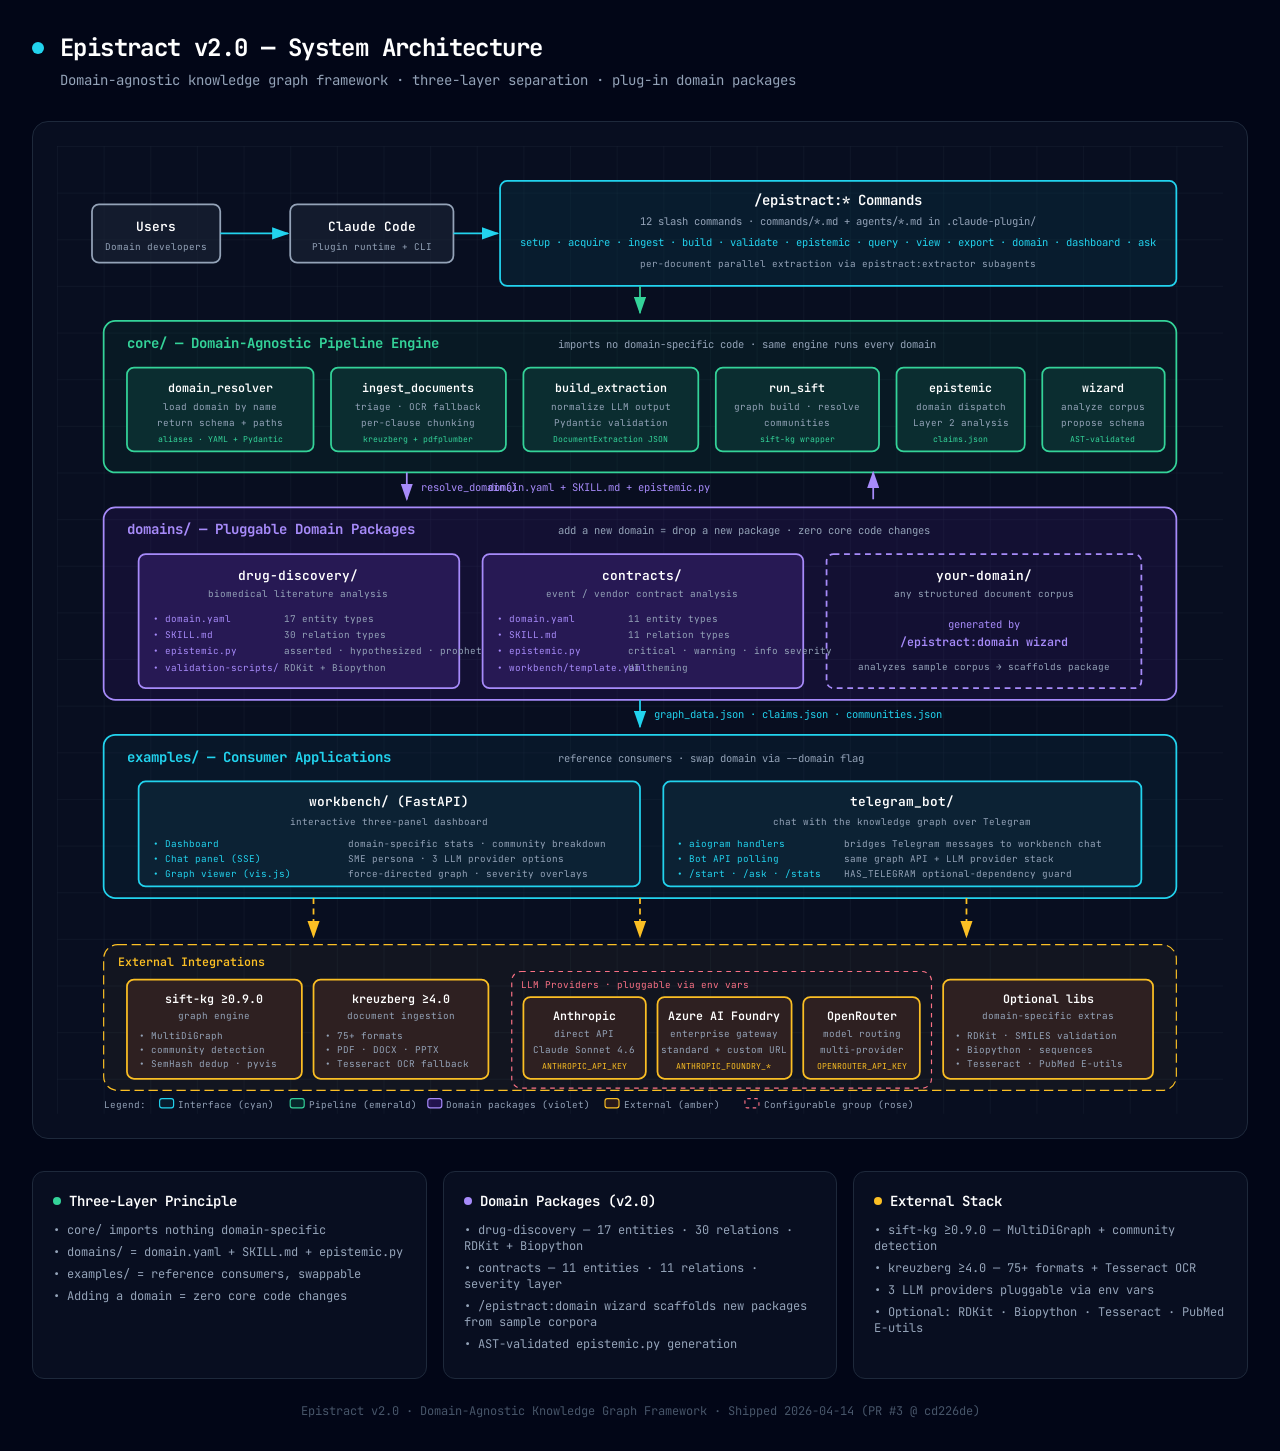
<file: docs/diagrams/v2/architecture.html>
<!DOCTYPE html>
<html lang="en">
<head>
  <meta charset="UTF-8">
  <meta name="viewport" content="width=device-width, initial-scale=1.0">
  <title>Epistract v2.0 Architecture</title>
  <link href="https://fonts.googleapis.com/css2?family=JetBrains+Mono:wght@400;500;600;700&display=swap" rel="stylesheet">
  <style>
    * { margin: 0; padding: 0; box-sizing: border-box; }
    body { font-family: 'JetBrains Mono', monospace; background: #020617; min-height: 100vh; padding: 2rem; color: white; }
    .container { max-width: 1280px; margin: 0 auto; }
    .header { margin-bottom: 2rem; }
    .header-row { display: flex; align-items: center; gap: 1rem; margin-bottom: 0.5rem; }
    .pulse-dot { width: 12px; height: 12px; background: #22d3ee; border-radius: 50%; animation: pulse 2s infinite; }
    @keyframes pulse { 0%, 100% { opacity: 1; } 50% { opacity: 0.5; } }
    h1 { font-size: 1.5rem; font-weight: 700; letter-spacing: -0.025em; }
    .subtitle { color: #94a3b8; font-size: 0.875rem; margin-left: 1.75rem; }
    .diagram-container { background: rgba(15, 23, 42, 0.5); border-radius: 1rem; border: 1px solid #1e293b; padding: 1.5rem; overflow-x: auto; }
    svg { width: 100%; min-width: 980px; display: block; }
    .cards { display: grid; grid-template-columns: repeat(auto-fit, minmax(300px, 1fr)); gap: 1rem; margin-top: 2rem; }
    .card { background: rgba(15, 23, 42, 0.5); border-radius: 0.75rem; border: 1px solid #1e293b; padding: 1.25rem; }
    .card-header { display: flex; align-items: center; gap: 0.5rem; margin-bottom: 0.75rem; }
    .card-dot { width: 8px; height: 8px; border-radius: 50%; }
    .card-dot.cyan { background: #22d3ee; }
    .card-dot.emerald { background: #34d399; }
    .card-dot.violet { background: #a78bfa; }
    .card-dot.amber { background: #fbbf24; }
    .card-dot.rose { background: #fb7185; }
    .card h3 { font-size: 0.875rem; font-weight: 600; }
    .card ul { list-style: none; color: #94a3b8; font-size: 0.75rem; }
    .card li { margin-bottom: 0.375rem; }
    .footer { text-align: center; margin-top: 1.5rem; color: #475569; font-size: 0.75rem; }
  </style>
</head>
<body>
  <div class="container">
    <div class="header">
      <div class="header-row">
        <div class="pulse-dot"></div>
        <h1>Epistract v2.0 — System Architecture</h1>
      </div>
      <p class="subtitle">Domain-agnostic knowledge graph framework · three-layer separation · plug-in domain packages</p>
    </div>

    <div class="diagram-container">
      <svg viewBox="0 0 1000 830">
        <defs>
          <marker id="ah" markerWidth="10" markerHeight="7" refX="9" refY="3.5" orient="auto">
            <polygon points="0 0, 10 3.5, 0 7" fill="#64748b" />
          </marker>
          <marker id="ah-cy" markerWidth="10" markerHeight="7" refX="9" refY="3.5" orient="auto">
            <polygon points="0 0, 10 3.5, 0 7" fill="#22d3ee" />
          </marker>
          <marker id="ah-em" markerWidth="10" markerHeight="7" refX="9" refY="3.5" orient="auto">
            <polygon points="0 0, 10 3.5, 0 7" fill="#34d399" />
          </marker>
          <marker id="ah-vi" markerWidth="10" markerHeight="7" refX="9" refY="3.5" orient="auto">
            <polygon points="0 0, 10 3.5, 0 7" fill="#a78bfa" />
          </marker>
          <marker id="ah-am" markerWidth="10" markerHeight="7" refX="9" refY="3.5" orient="auto">
            <polygon points="0 0, 10 3.5, 0 7" fill="#fbbf24" />
          </marker>
          <pattern id="grid" width="40" height="40" patternUnits="userSpaceOnUse">
            <path d="M 40 0 L 0 0 0 40" fill="none" stroke="#1e293b" stroke-width="0.5"/>
          </pattern>
        </defs>

        <rect width="100%" height="100%" fill="url(#grid)" />

        <!-- Band 1: Entry -->
        <rect x="30" y="50" width="110" height="50" rx="6" fill="rgba(30, 41, 59, 0.5)" stroke="#94a3b8" stroke-width="1.5"/>
        <text x="85" y="73" fill="white" font-size="11" font-weight="600" text-anchor="middle">Users</text>
        <text x="85" y="89" fill="#94a3b8" font-size="8" text-anchor="middle">Domain developers</text>

        <line x1="140" y1="75" x2="198" y2="75" stroke="#22d3ee" stroke-width="1.5" marker-end="url(#ah-cy)"/>

        <rect x="200" y="50" width="140" height="50" rx="6" fill="rgba(30, 41, 59, 0.5)" stroke="#94a3b8" stroke-width="1.5"/>
        <text x="270" y="73" fill="white" font-size="11" font-weight="600" text-anchor="middle">Claude Code</text>
        <text x="270" y="89" fill="#94a3b8" font-size="8" text-anchor="middle">Plugin runtime + CLI</text>

        <line x1="340" y1="75" x2="378" y2="75" stroke="#22d3ee" stroke-width="1.5" marker-end="url(#ah-cy)"/>

        <rect x="380" y="30" width="580" height="90" rx="6" fill="rgba(8, 51, 68, 0.4)" stroke="#22d3ee" stroke-width="1.5"/>
        <text x="670" y="51" fill="white" font-size="12" font-weight="600" text-anchor="middle">/epistract:* Commands</text>
        <text x="670" y="68" fill="#94a3b8" font-size="9" text-anchor="middle">12 slash commands · commands/*.md + agents/*.md in .claude-plugin/</text>
        <text x="670" y="86" fill="#22d3ee" font-size="9" text-anchor="middle">setup · acquire · ingest · build · validate · epistemic · query · view · export · domain · dashboard · ask</text>
        <text x="670" y="104" fill="#94a3b8" font-size="8" text-anchor="middle">per-document parallel extraction via epistract:extractor subagents</text>

        <!-- Arrow: commands → core -->
        <line x1="500" y1="120" x2="500" y2="143" stroke="#34d399" stroke-width="1.5" marker-end="url(#ah-em)"/>

        <!-- Band 2: core/ layer -->
        <rect x="40" y="150" width="920" height="130" rx="10" fill="rgba(6, 78, 59, 0.18)" stroke="#34d399" stroke-width="1.5"/>
        <text x="60" y="173" fill="#34d399" font-size="12" font-weight="700">core/ — Domain-Agnostic Pipeline Engine</text>
        <text x="430" y="173" fill="#94a3b8" font-size="9">imports no domain-specific code · same engine runs every domain</text>

        <rect x="60" y="190" width="160" height="72" rx="6" fill="#0f172a"/>
        <rect x="60" y="190" width="160" height="72" rx="6" fill="rgba(6, 78, 59, 0.4)" stroke="#34d399" stroke-width="1.5"/>
        <text x="140" y="211" fill="white" font-size="10" font-weight="600" text-anchor="middle">domain_resolver</text>
        <text x="140" y="226" fill="#94a3b8" font-size="8" text-anchor="middle">load domain by name</text>
        <text x="140" y="240" fill="#94a3b8" font-size="8" text-anchor="middle">return schema + paths</text>
        <text x="140" y="254" fill="#34d399" font-size="7" text-anchor="middle">aliases · YAML + Pydantic</text>

        <rect x="235" y="190" width="150" height="72" rx="6" fill="#0f172a"/>
        <rect x="235" y="190" width="150" height="72" rx="6" fill="rgba(6, 78, 59, 0.4)" stroke="#34d399" stroke-width="1.5"/>
        <text x="310" y="211" fill="white" font-size="10" font-weight="600" text-anchor="middle">ingest_documents</text>
        <text x="310" y="226" fill="#94a3b8" font-size="8" text-anchor="middle">triage · OCR fallback</text>
        <text x="310" y="240" fill="#94a3b8" font-size="8" text-anchor="middle">per-clause chunking</text>
        <text x="310" y="254" fill="#34d399" font-size="7" text-anchor="middle">kreuzberg + pdfplumber</text>

        <rect x="400" y="190" width="150" height="72" rx="6" fill="#0f172a"/>
        <rect x="400" y="190" width="150" height="72" rx="6" fill="rgba(6, 78, 59, 0.4)" stroke="#34d399" stroke-width="1.5"/>
        <text x="475" y="211" fill="white" font-size="10" font-weight="600" text-anchor="middle">build_extraction</text>
        <text x="475" y="226" fill="#94a3b8" font-size="8" text-anchor="middle">normalize LLM output</text>
        <text x="475" y="240" fill="#94a3b8" font-size="8" text-anchor="middle">Pydantic validation</text>
        <text x="475" y="254" fill="#34d399" font-size="7" text-anchor="middle">DocumentExtraction JSON</text>

        <rect x="565" y="190" width="140" height="72" rx="6" fill="#0f172a"/>
        <rect x="565" y="190" width="140" height="72" rx="6" fill="rgba(6, 78, 59, 0.4)" stroke="#34d399" stroke-width="1.5"/>
        <text x="635" y="211" fill="white" font-size="10" font-weight="600" text-anchor="middle">run_sift</text>
        <text x="635" y="226" fill="#94a3b8" font-size="8" text-anchor="middle">graph build · resolve</text>
        <text x="635" y="240" fill="#94a3b8" font-size="8" text-anchor="middle">communities</text>
        <text x="635" y="254" fill="#34d399" font-size="7" text-anchor="middle">sift-kg wrapper</text>

        <rect x="720" y="190" width="110" height="72" rx="6" fill="#0f172a"/>
        <rect x="720" y="190" width="110" height="72" rx="6" fill="rgba(6, 78, 59, 0.4)" stroke="#34d399" stroke-width="1.5"/>
        <text x="775" y="211" fill="white" font-size="10" font-weight="600" text-anchor="middle">epistemic</text>
        <text x="775" y="226" fill="#94a3b8" font-size="8" text-anchor="middle">domain dispatch</text>
        <text x="775" y="240" fill="#94a3b8" font-size="8" text-anchor="middle">Layer 2 analysis</text>
        <text x="775" y="254" fill="#34d399" font-size="7" text-anchor="middle">claims.json</text>

        <rect x="845" y="190" width="105" height="72" rx="6" fill="#0f172a"/>
        <rect x="845" y="190" width="105" height="72" rx="6" fill="rgba(6, 78, 59, 0.4)" stroke="#34d399" stroke-width="1.5"/>
        <text x="897" y="211" fill="white" font-size="10" font-weight="600" text-anchor="middle">wizard</text>
        <text x="897" y="226" fill="#94a3b8" font-size="8" text-anchor="middle">analyze corpus</text>
        <text x="897" y="240" fill="#94a3b8" font-size="8" text-anchor="middle">propose schema</text>
        <text x="897" y="254" fill="#34d399" font-size="7" text-anchor="middle">AST-validated</text>

        <!-- Arrows: core ↔ domains -->
        <line x1="300" y1="280" x2="300" y2="303" stroke="#a78bfa" stroke-width="1.5" marker-end="url(#ah-vi)"/>
        <text x="312" y="296" fill="#a78bfa" font-size="9">resolve_domain()</text>

        <line x1="700" y1="303" x2="700" y2="280" stroke="#a78bfa" stroke-width="1.5" marker-end="url(#ah-vi)"/>
        <text x="560" y="296" fill="#a78bfa" font-size="9" text-anchor="end">domain.yaml + SKILL.md + epistemic.py</text>

        <!-- Band 3: domains/ layer -->
        <rect x="40" y="310" width="920" height="165" rx="10" fill="rgba(76, 29, 149, 0.16)" stroke="#a78bfa" stroke-width="1.5"/>
        <text x="60" y="333" fill="#a78bfa" font-size="12" font-weight="700">domains/ — Pluggable Domain Packages</text>
        <text x="430" y="333" fill="#94a3b8" font-size="9">add a new domain = drop a new package · zero core code changes</text>

        <!-- drug-discovery -->
        <rect x="70" y="350" width="275" height="115" rx="6" fill="#0f172a"/>
        <rect x="70" y="350" width="275" height="115" rx="6" fill="rgba(76, 29, 149, 0.4)" stroke="#a78bfa" stroke-width="1.5"/>
        <text x="207" y="372" fill="white" font-size="11" font-weight="600" text-anchor="middle">drug-discovery/</text>
        <text x="207" y="387" fill="#94a3b8" font-size="8" text-anchor="middle">biomedical literature analysis</text>
        <text x="82" y="408" fill="#a78bfa" font-size="8">• domain.yaml</text>
        <text x="195" y="408" fill="#94a3b8" font-size="8">17 entity types</text>
        <text x="82" y="422" fill="#a78bfa" font-size="8">• SKILL.md</text>
        <text x="195" y="422" fill="#94a3b8" font-size="8">30 relation types</text>
        <text x="82" y="436" fill="#a78bfa" font-size="8">• epistemic.py</text>
        <text x="195" y="436" fill="#94a3b8" font-size="8">asserted · hypothesized · prophetic</text>
        <text x="82" y="450" fill="#a78bfa" font-size="8">• validation-scripts/</text>
        <text x="195" y="450" fill="#94a3b8" font-size="8">RDKit + Biopython</text>

        <!-- contracts -->
        <rect x="365" y="350" width="275" height="115" rx="6" fill="#0f172a"/>
        <rect x="365" y="350" width="275" height="115" rx="6" fill="rgba(76, 29, 149, 0.4)" stroke="#a78bfa" stroke-width="1.5"/>
        <text x="502" y="372" fill="white" font-size="11" font-weight="600" text-anchor="middle">contracts/</text>
        <text x="502" y="387" fill="#94a3b8" font-size="8" text-anchor="middle">event / vendor contract analysis</text>
        <text x="377" y="408" fill="#a78bfa" font-size="8">• domain.yaml</text>
        <text x="490" y="408" fill="#94a3b8" font-size="8">11 entity types</text>
        <text x="377" y="422" fill="#a78bfa" font-size="8">• SKILL.md</text>
        <text x="490" y="422" fill="#94a3b8" font-size="8">11 relation types</text>
        <text x="377" y="436" fill="#a78bfa" font-size="8">• epistemic.py</text>
        <text x="490" y="436" fill="#94a3b8" font-size="8">critical · warning · info severity</text>
        <text x="377" y="450" fill="#a78bfa" font-size="8">• workbench/template.yaml</text>
        <text x="490" y="450" fill="#94a3b8" font-size="8">UI theming</text>

        <!-- your-domain placeholder -->
        <rect x="660" y="350" width="270" height="115" rx="6" fill="transparent" stroke="#a78bfa" stroke-width="1.5" stroke-dasharray="5,4"/>
        <text x="795" y="372" fill="white" font-size="11" font-weight="600" text-anchor="middle">your-domain/</text>
        <text x="795" y="387" fill="#94a3b8" font-size="8" text-anchor="middle">any structured document corpus</text>
        <text x="795" y="413" fill="#a78bfa" font-size="9" text-anchor="middle">generated by</text>
        <text x="795" y="429" fill="#a78bfa" font-size="10" text-anchor="middle" font-weight="600">/epistract:domain wizard</text>
        <text x="795" y="449" fill="#94a3b8" font-size="8" text-anchor="middle">analyzes sample corpus → scaffolds package</text>

        <!-- Arrow: domains/core → examples (via artifacts) -->
        <line x1="500" y1="475" x2="500" y2="498" stroke="#22d3ee" stroke-width="1.5" marker-end="url(#ah-cy)"/>
        <text x="512" y="491" fill="#22d3ee" font-size="9">graph_data.json · claims.json · communities.json</text>

        <!-- Band 4: examples/ layer -->
        <rect x="40" y="505" width="920" height="140" rx="10" fill="rgba(8, 51, 68, 0.25)" stroke="#22d3ee" stroke-width="1.5"/>
        <text x="60" y="528" fill="#22d3ee" font-size="12" font-weight="700">examples/ — Consumer Applications</text>
        <text x="430" y="528" fill="#94a3b8" font-size="9">reference consumers · swap domain via --domain flag</text>

        <rect x="70" y="545" width="430" height="90" rx="6" fill="#0f172a"/>
        <rect x="70" y="545" width="430" height="90" rx="6" fill="rgba(8, 51, 68, 0.4)" stroke="#22d3ee" stroke-width="1.5"/>
        <text x="285" y="566" fill="white" font-size="11" font-weight="600" text-anchor="middle">workbench/ (FastAPI)</text>
        <text x="285" y="582" fill="#94a3b8" font-size="8" text-anchor="middle">interactive three-panel dashboard</text>
        <text x="82" y="601" fill="#22d3ee" font-size="8">• Dashboard</text>
        <text x="82" y="614" fill="#22d3ee" font-size="8">• Chat panel (SSE)</text>
        <text x="82" y="627" fill="#22d3ee" font-size="8">• Graph viewer (vis.js)</text>
        <text x="250" y="601" fill="#94a3b8" font-size="8">domain-specific stats · community breakdown</text>
        <text x="250" y="614" fill="#94a3b8" font-size="8">SME persona · 3 LLM provider options</text>
        <text x="250" y="627" fill="#94a3b8" font-size="8">force-directed graph · severity overlays</text>

        <rect x="520" y="545" width="410" height="90" rx="6" fill="#0f172a"/>
        <rect x="520" y="545" width="410" height="90" rx="6" fill="rgba(8, 51, 68, 0.4)" stroke="#22d3ee" stroke-width="1.5"/>
        <text x="725" y="566" fill="white" font-size="11" font-weight="600" text-anchor="middle">telegram_bot/</text>
        <text x="725" y="582" fill="#94a3b8" font-size="8" text-anchor="middle">chat with the knowledge graph over Telegram</text>
        <text x="532" y="601" fill="#22d3ee" font-size="8">• aiogram handlers</text>
        <text x="532" y="614" fill="#22d3ee" font-size="8">• Bot API polling</text>
        <text x="532" y="627" fill="#22d3ee" font-size="8">• /start · /ask · /stats</text>
        <text x="675" y="601" fill="#94a3b8" font-size="8">bridges Telegram messages to workbench chat</text>
        <text x="675" y="614" fill="#94a3b8" font-size="8">same graph API + LLM provider stack</text>
        <text x="675" y="627" fill="#94a3b8" font-size="8">HAS_TELEGRAM optional-dependency guard</text>

        <!-- Arrows layers → external (dashed amber) -->
        <line x1="220" y1="645" x2="220" y2="678" stroke="#fbbf24" stroke-width="1.5" stroke-dasharray="5,4" marker-end="url(#ah-am)"/>
        <line x1="500" y1="645" x2="500" y2="678" stroke="#fbbf24" stroke-width="1.5" stroke-dasharray="5,4" marker-end="url(#ah-am)"/>
        <line x1="780" y1="645" x2="780" y2="678" stroke="#fbbf24" stroke-width="1.5" stroke-dasharray="5,4" marker-end="url(#ah-am)"/>

        <!-- Band 5: External integrations cloud boundary -->
        <rect x="40" y="685" width="920" height="125" rx="12" fill="rgba(251, 191, 36, 0.04)" stroke="#fbbf24" stroke-width="1" stroke-dasharray="8,4"/>
        <text x="52" y="703" fill="#fbbf24" font-size="10" font-weight="600">External Integrations</text>

        <rect x="60" y="715" width="150" height="85" rx="6" fill="#0f172a"/>
        <rect x="60" y="715" width="150" height="85" rx="6" fill="rgba(120, 53, 15, 0.3)" stroke="#fbbf24" stroke-width="1.5"/>
        <text x="135" y="735" fill="white" font-size="10" font-weight="600" text-anchor="middle">sift-kg ≥0.9.0</text>
        <text x="135" y="749" fill="#94a3b8" font-size="8" text-anchor="middle">graph engine</text>
        <text x="70" y="766" fill="#94a3b8" font-size="8">• MultiDiGraph</text>
        <text x="70" y="778" fill="#94a3b8" font-size="8">• community detection</text>
        <text x="70" y="790" fill="#94a3b8" font-size="8">• SemHash dedup · pyvis</text>

        <rect x="220" y="715" width="150" height="85" rx="6" fill="#0f172a"/>
        <rect x="220" y="715" width="150" height="85" rx="6" fill="rgba(120, 53, 15, 0.3)" stroke="#fbbf24" stroke-width="1.5"/>
        <text x="295" y="735" fill="white" font-size="10" font-weight="600" text-anchor="middle">kreuzberg ≥4.0</text>
        <text x="295" y="749" fill="#94a3b8" font-size="8" text-anchor="middle">document ingestion</text>
        <text x="230" y="766" fill="#94a3b8" font-size="8">• 75+ formats</text>
        <text x="230" y="778" fill="#94a3b8" font-size="8">• PDF · DOCX · PPTX</text>
        <text x="230" y="790" fill="#94a3b8" font-size="8">• Tesseract OCR fallback</text>

        <!-- LLM Providers security group -->
        <rect x="390" y="708" width="360" height="100" rx="8" fill="transparent" stroke="#fb7185" stroke-width="1" stroke-dasharray="4,4"/>
        <text x="398" y="722" fill="#fb7185" font-size="8">LLM Providers · pluggable via env vars</text>

        <rect x="400" y="730" width="105" height="70" rx="6" fill="#0f172a"/>
        <rect x="400" y="730" width="105" height="70" rx="6" fill="rgba(120, 53, 15, 0.3)" stroke="#fbbf24" stroke-width="1.5"/>
        <text x="452" y="750" fill="white" font-size="10" font-weight="600" text-anchor="middle">Anthropic</text>
        <text x="452" y="764" fill="#94a3b8" font-size="8" text-anchor="middle">direct API</text>
        <text x="452" y="778" fill="#94a3b8" font-size="8" text-anchor="middle">Claude Sonnet 4.6</text>
        <text x="452" y="792" fill="#fbbf24" font-size="7" text-anchor="middle">ANTHROPIC_API_KEY</text>

        <rect x="515" y="730" width="115" height="70" rx="6" fill="#0f172a"/>
        <rect x="515" y="730" width="115" height="70" rx="6" fill="rgba(120, 53, 15, 0.3)" stroke="#fbbf24" stroke-width="1.5"/>
        <text x="572" y="750" fill="white" font-size="10" font-weight="600" text-anchor="middle">Azure AI Foundry</text>
        <text x="572" y="764" fill="#94a3b8" font-size="8" text-anchor="middle">enterprise gateway</text>
        <text x="572" y="778" fill="#94a3b8" font-size="8" text-anchor="middle">standard + custom URL</text>
        <text x="572" y="792" fill="#fbbf24" font-size="7" text-anchor="middle">ANTHROPIC_FOUNDRY_*</text>

        <rect x="640" y="730" width="100" height="70" rx="6" fill="#0f172a"/>
        <rect x="640" y="730" width="100" height="70" rx="6" fill="rgba(120, 53, 15, 0.3)" stroke="#fbbf24" stroke-width="1.5"/>
        <text x="690" y="750" fill="white" font-size="10" font-weight="600" text-anchor="middle">OpenRouter</text>
        <text x="690" y="764" fill="#94a3b8" font-size="8" text-anchor="middle">model routing</text>
        <text x="690" y="778" fill="#94a3b8" font-size="8" text-anchor="middle">multi-provider</text>
        <text x="690" y="792" fill="#fbbf24" font-size="7" text-anchor="middle">OPENROUTER_API_KEY</text>

        <rect x="760" y="715" width="180" height="85" rx="6" fill="#0f172a"/>
        <rect x="760" y="715" width="180" height="85" rx="6" fill="rgba(120, 53, 15, 0.3)" stroke="#fbbf24" stroke-width="1.5"/>
        <text x="850" y="735" fill="white" font-size="10" font-weight="600" text-anchor="middle">Optional libs</text>
        <text x="850" y="749" fill="#94a3b8" font-size="8" text-anchor="middle">domain-specific extras</text>
        <text x="770" y="766" fill="#94a3b8" font-size="8">• RDKit · SMILES validation</text>
        <text x="770" y="778" fill="#94a3b8" font-size="8">• Biopython · sequences</text>
        <text x="770" y="790" fill="#94a3b8" font-size="8">• Tesseract · PubMed E-utils</text>

        <!-- Legend (outside all boundaries, at bottom) -->
        <text x="40" y="825" fill="#94a3b8" font-size="8">Legend:</text>
        <rect x="88" y="817" width="12" height="8" rx="2" fill="rgba(8, 51, 68, 0.4)" stroke="#22d3ee" stroke-width="1"/>
        <text x="104" y="825" fill="#94a3b8" font-size="8">Interface (cyan)</text>
        <rect x="200" y="817" width="12" height="8" rx="2" fill="rgba(6, 78, 59, 0.4)" stroke="#34d399" stroke-width="1"/>
        <text x="216" y="825" fill="#94a3b8" font-size="8">Pipeline (emerald)</text>
        <rect x="318" y="817" width="12" height="8" rx="2" fill="rgba(76, 29, 149, 0.4)" stroke="#a78bfa" stroke-width="1"/>
        <text x="334" y="825" fill="#94a3b8" font-size="8">Domain packages (violet)</text>
        <rect x="470" y="817" width="12" height="8" rx="2" fill="rgba(120, 53, 15, 0.3)" stroke="#fbbf24" stroke-width="1"/>
        <text x="486" y="825" fill="#94a3b8" font-size="8">External (amber)</text>
        <rect x="590" y="817" width="12" height="8" rx="2" fill="transparent" stroke="#fb7185" stroke-width="1" stroke-dasharray="3,3"/>
        <text x="606" y="825" fill="#94a3b8" font-size="8">Configurable group (rose)</text>
      </svg>
    </div>

    <div class="cards">
      <div class="card">
        <div class="card-header">
          <div class="card-dot emerald"></div>
          <h3>Three-Layer Principle</h3>
        </div>
        <ul>
          <li>• core/ imports nothing domain-specific</li>
          <li>• domains/ = domain.yaml + SKILL.md + epistemic.py</li>
          <li>• examples/ = reference consumers, swappable</li>
          <li>• Adding a domain = zero core code changes</li>
        </ul>
      </div>

      <div class="card">
        <div class="card-header">
          <div class="card-dot violet"></div>
          <h3>Domain Packages (v2.0)</h3>
        </div>
        <ul>
          <li>• drug-discovery — 17 entities · 30 relations · RDKit + Biopython</li>
          <li>• contracts — 11 entities · 11 relations · severity layer</li>
          <li>• /epistract:domain wizard scaffolds new packages from sample corpora</li>
          <li>• AST-validated epistemic.py generation</li>
        </ul>
      </div>

      <div class="card">
        <div class="card-header">
          <div class="card-dot amber"></div>
          <h3>External Stack</h3>
        </div>
        <ul>
          <li>• sift-kg ≥0.9.0 — MultiDiGraph + community detection</li>
          <li>• kreuzberg ≥4.0 — 75+ formats + Tesseract OCR</li>
          <li>• 3 LLM providers pluggable via env vars</li>
          <li>• Optional: RDKit · Biopython · Tesseract · PubMed E-utils</li>
        </ul>
      </div>
    </div>

    <p class="footer">Epistract v2.0 · Domain-Agnostic Knowledge Graph Framework · Shipped 2026-04-14 (PR #3 @ cd226de)</p>
  </div>
</body>
</html>
</file>
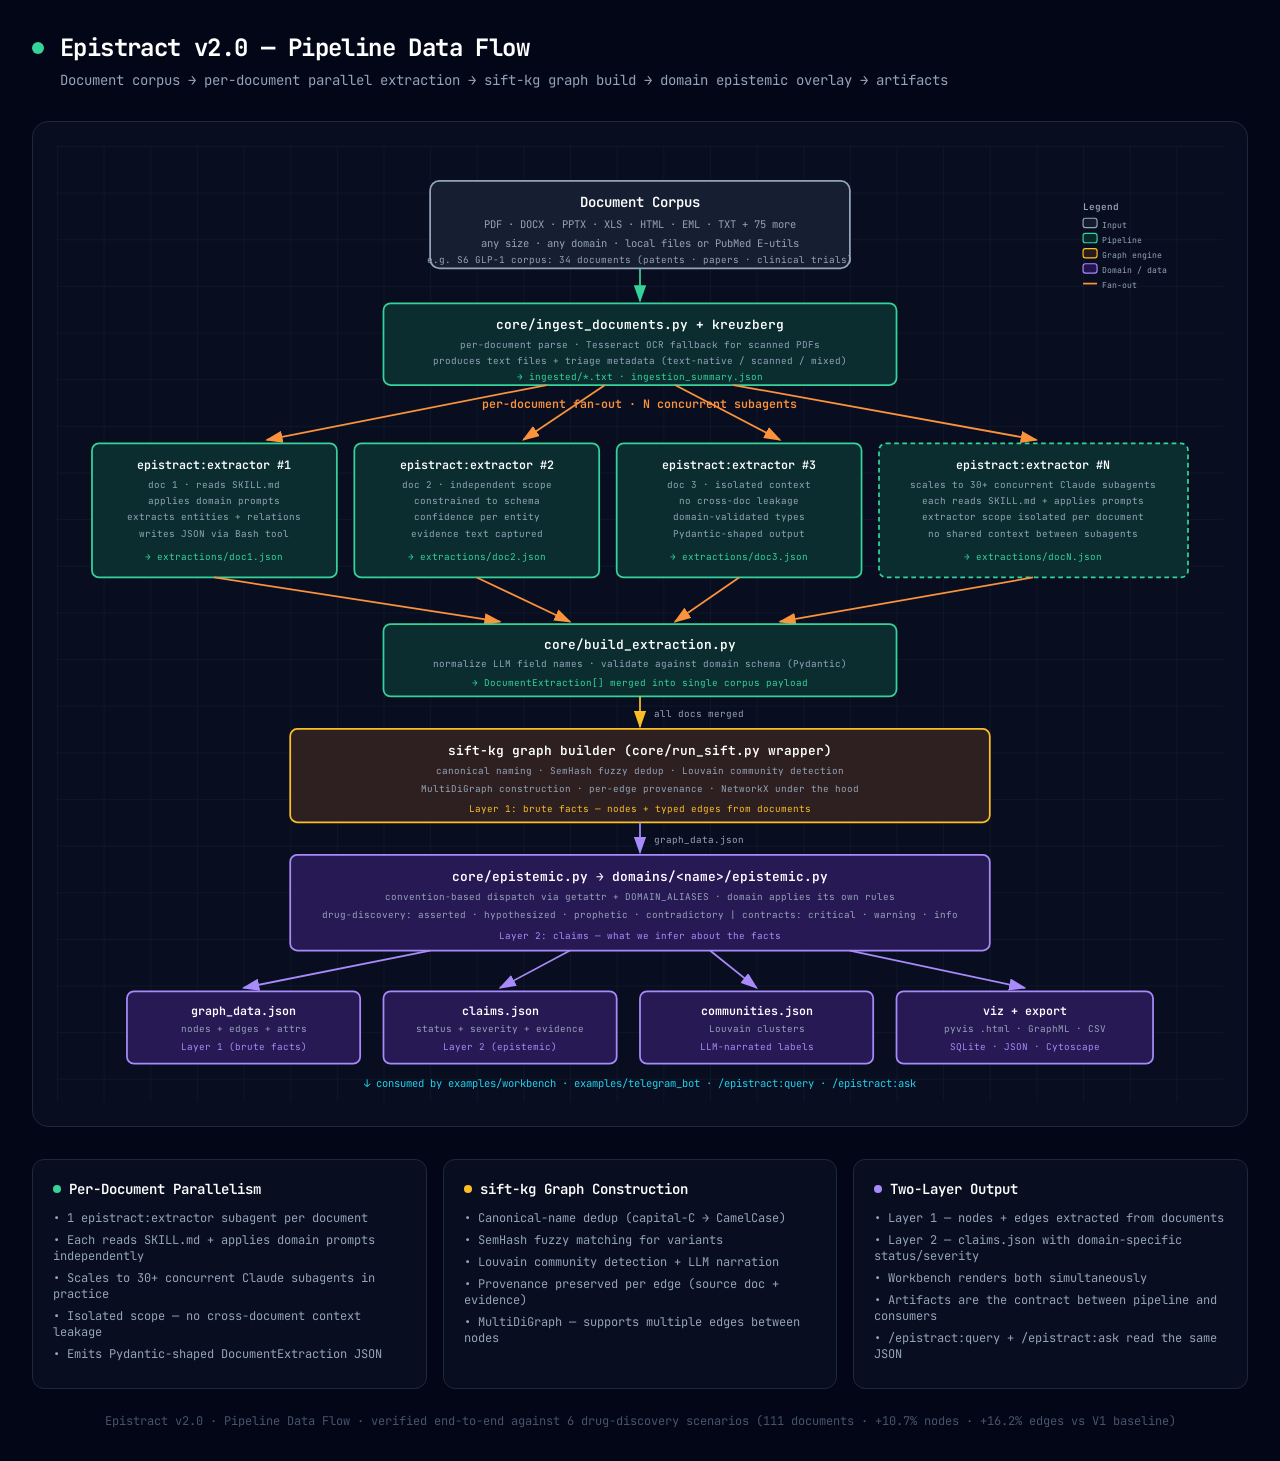
<file: docs/diagrams/v2/data-flow.html>
<!DOCTYPE html>
<html lang="en">
<head>
  <meta charset="UTF-8">
  <meta name="viewport" content="width=device-width, initial-scale=1.0">
  <title>Epistract v2.0 Pipeline Data Flow</title>
  <link href="https://fonts.googleapis.com/css2?family=JetBrains+Mono:wght@400;500;600;700&display=swap" rel="stylesheet">
  <style>
    * { margin: 0; padding: 0; box-sizing: border-box; }
    body { font-family: 'JetBrains Mono', monospace; background: #020617; min-height: 100vh; padding: 2rem; color: white; }
    .container { max-width: 1280px; margin: 0 auto; }
    .header { margin-bottom: 2rem; }
    .header-row { display: flex; align-items: center; gap: 1rem; margin-bottom: 0.5rem; }
    .pulse-dot { width: 12px; height: 12px; background: #34d399; border-radius: 50%; animation: pulse 2s infinite; }
    @keyframes pulse { 0%, 100% { opacity: 1; } 50% { opacity: 0.5; } }
    h1 { font-size: 1.5rem; font-weight: 700; letter-spacing: -0.025em; }
    .subtitle { color: #94a3b8; font-size: 0.875rem; margin-left: 1.75rem; }
    .diagram-container { background: rgba(15, 23, 42, 0.5); border-radius: 1rem; border: 1px solid #1e293b; padding: 1.5rem; overflow-x: auto; }
    svg { width: 100%; min-width: 980px; display: block; }
    .cards { display: grid; grid-template-columns: repeat(auto-fit, minmax(300px, 1fr)); gap: 1rem; margin-top: 2rem; }
    .card { background: rgba(15, 23, 42, 0.5); border-radius: 0.75rem; border: 1px solid #1e293b; padding: 1.25rem; }
    .card-header { display: flex; align-items: center; gap: 0.5rem; margin-bottom: 0.75rem; }
    .card-dot { width: 8px; height: 8px; border-radius: 50%; }
    .card-dot.cyan { background: #22d3ee; }
    .card-dot.emerald { background: #34d399; }
    .card-dot.violet { background: #a78bfa; }
    .card-dot.amber { background: #fbbf24; }
    .card-dot.rose { background: #fb7185; }
    .card h3 { font-size: 0.875rem; font-weight: 600; }
    .card ul { list-style: none; color: #94a3b8; font-size: 0.75rem; }
    .card li { margin-bottom: 0.375rem; }
    .footer { text-align: center; margin-top: 1.5rem; color: #475569; font-size: 0.75rem; }
  </style>
</head>
<body>
  <div class="container">
    <div class="header">
      <div class="header-row">
        <div class="pulse-dot"></div>
        <h1>Epistract v2.0 — Pipeline Data Flow</h1>
      </div>
      <p class="subtitle">Document corpus → per-document parallel extraction → sift-kg graph build → domain epistemic overlay → artifacts</p>
    </div>

    <div class="diagram-container">
      <svg viewBox="0 0 1000 820">
        <defs>
          <marker id="ah" markerWidth="10" markerHeight="7" refX="9" refY="3.5" orient="auto">
            <polygon points="0 0, 10 3.5, 0 7" fill="#64748b" />
          </marker>
          <marker id="ah-em" markerWidth="10" markerHeight="7" refX="9" refY="3.5" orient="auto">
            <polygon points="0 0, 10 3.5, 0 7" fill="#34d399" />
          </marker>
          <marker id="ah-am" markerWidth="10" markerHeight="7" refX="9" refY="3.5" orient="auto">
            <polygon points="0 0, 10 3.5, 0 7" fill="#fbbf24" />
          </marker>
          <marker id="ah-vi" markerWidth="10" markerHeight="7" refX="9" refY="3.5" orient="auto">
            <polygon points="0 0, 10 3.5, 0 7" fill="#a78bfa" />
          </marker>
          <marker id="ah-or" markerWidth="10" markerHeight="7" refX="9" refY="3.5" orient="auto">
            <polygon points="0 0, 10 3.5, 0 7" fill="#fb923c" />
          </marker>
          <pattern id="grid" width="40" height="40" patternUnits="userSpaceOnUse">
            <path d="M 40 0 L 0 0 0 40" fill="none" stroke="#1e293b" stroke-width="0.5"/>
          </pattern>
        </defs>

        <rect width="100%" height="100%" fill="url(#grid)" />

        <!-- Stage 1: Corpus -->
        <rect x="320" y="30" width="360" height="75" rx="8" fill="#0f172a"/>
        <rect x="320" y="30" width="360" height="75" rx="8" fill="rgba(30, 41, 59, 0.5)" stroke="#94a3b8" stroke-width="1.5"/>
        <text x="500" y="52" fill="white" font-size="12" font-weight="600" text-anchor="middle">Document Corpus</text>
        <text x="500" y="70" fill="#94a3b8" font-size="9" text-anchor="middle">PDF · DOCX · PPTX · XLS · HTML · EML · TXT + 75 more</text>
        <text x="500" y="87" fill="#94a3b8" font-size="9" text-anchor="middle">any size · any domain · local files or PubMed E-utils</text>
        <text x="500" y="100" fill="#94a3b8" font-size="8" text-anchor="middle">e.g. S6 GLP-1 corpus: 34 documents (patents · papers · clinical trials)</text>

        <line x1="500" y1="105" x2="500" y2="133" stroke="#34d399" stroke-width="1.5" marker-end="url(#ah-em)"/>

        <!-- Stage 2: Ingestion -->
        <rect x="280" y="135" width="440" height="70" rx="6" fill="#0f172a"/>
        <rect x="280" y="135" width="440" height="70" rx="6" fill="rgba(6, 78, 59, 0.4)" stroke="#34d399" stroke-width="1.5"/>
        <text x="500" y="157" fill="white" font-size="11" font-weight="600" text-anchor="middle">core/ingest_documents.py + kreuzberg</text>
        <text x="500" y="173" fill="#94a3b8" font-size="8" text-anchor="middle">per-document parse · Tesseract OCR fallback for scanned PDFs</text>
        <text x="500" y="187" fill="#94a3b8" font-size="8" text-anchor="middle">produces text files + triage metadata (text-native / scanned / mixed)</text>
        <text x="500" y="201" fill="#34d399" font-size="8" text-anchor="middle">→ ingested/*.txt · ingestion_summary.json</text>

        <!-- Fan-out label -->
        <text x="500" y="225" fill="#fb923c" font-size="10" font-weight="600" text-anchor="middle">per-document fan-out · N concurrent subagents</text>

        <!-- Fan-out arrows -->
        <line x1="420" y1="205" x2="180" y2="252" stroke="#fb923c" stroke-width="1.5" marker-end="url(#ah-or)"/>
        <line x1="470" y1="205" x2="400" y2="252" stroke="#fb923c" stroke-width="1.5" marker-end="url(#ah-or)"/>
        <line x1="530" y1="205" x2="620" y2="252" stroke="#fb923c" stroke-width="1.5" marker-end="url(#ah-or)"/>
        <line x1="580" y1="205" x2="840" y2="252" stroke="#fb923c" stroke-width="1.5" marker-end="url(#ah-or)"/>

        <!-- Stage 3: Parallel extractors -->
        <rect x="30" y="255" width="210" height="115" rx="6" fill="#0f172a"/>
        <rect x="30" y="255" width="210" height="115" rx="6" fill="rgba(6, 78, 59, 0.4)" stroke="#34d399" stroke-width="1.5"/>
        <text x="135" y="277" fill="white" font-size="10" font-weight="600" text-anchor="middle">epistract:extractor #1</text>
        <text x="135" y="293" fill="#94a3b8" font-size="8" text-anchor="middle">doc 1 · reads SKILL.md</text>
        <text x="135" y="307" fill="#94a3b8" font-size="8" text-anchor="middle">applies domain prompts</text>
        <text x="135" y="321" fill="#94a3b8" font-size="8" text-anchor="middle">extracts entities + relations</text>
        <text x="135" y="335" fill="#94a3b8" font-size="8" text-anchor="middle">writes JSON via Bash tool</text>
        <text x="135" y="355" fill="#34d399" font-size="8" text-anchor="middle">→ extractions/doc1.json</text>

        <rect x="255" y="255" width="210" height="115" rx="6" fill="#0f172a"/>
        <rect x="255" y="255" width="210" height="115" rx="6" fill="rgba(6, 78, 59, 0.4)" stroke="#34d399" stroke-width="1.5"/>
        <text x="360" y="277" fill="white" font-size="10" font-weight="600" text-anchor="middle">epistract:extractor #2</text>
        <text x="360" y="293" fill="#94a3b8" font-size="8" text-anchor="middle">doc 2 · independent scope</text>
        <text x="360" y="307" fill="#94a3b8" font-size="8" text-anchor="middle">constrained to schema</text>
        <text x="360" y="321" fill="#94a3b8" font-size="8" text-anchor="middle">confidence per entity</text>
        <text x="360" y="335" fill="#94a3b8" font-size="8" text-anchor="middle">evidence text captured</text>
        <text x="360" y="355" fill="#34d399" font-size="8" text-anchor="middle">→ extractions/doc2.json</text>

        <rect x="480" y="255" width="210" height="115" rx="6" fill="#0f172a"/>
        <rect x="480" y="255" width="210" height="115" rx="6" fill="rgba(6, 78, 59, 0.4)" stroke="#34d399" stroke-width="1.5"/>
        <text x="585" y="277" fill="white" font-size="10" font-weight="600" text-anchor="middle">epistract:extractor #3</text>
        <text x="585" y="293" fill="#94a3b8" font-size="8" text-anchor="middle">doc 3 · isolated context</text>
        <text x="585" y="307" fill="#94a3b8" font-size="8" text-anchor="middle">no cross-doc leakage</text>
        <text x="585" y="321" fill="#94a3b8" font-size="8" text-anchor="middle">domain-validated types</text>
        <text x="585" y="335" fill="#94a3b8" font-size="8" text-anchor="middle">Pydantic-shaped output</text>
        <text x="585" y="355" fill="#34d399" font-size="8" text-anchor="middle">→ extractions/doc3.json</text>

        <rect x="705" y="255" width="265" height="115" rx="6" fill="#0f172a"/>
        <rect x="705" y="255" width="265" height="115" rx="6" fill="rgba(6, 78, 59, 0.4)" stroke="#34d399" stroke-width="1.5" stroke-dasharray="4,3"/>
        <text x="837" y="277" fill="white" font-size="10" font-weight="600" text-anchor="middle">epistract:extractor #N</text>
        <text x="837" y="293" fill="#94a3b8" font-size="8" text-anchor="middle">scales to 30+ concurrent Claude subagents</text>
        <text x="837" y="307" fill="#94a3b8" font-size="8" text-anchor="middle">each reads SKILL.md + applies prompts</text>
        <text x="837" y="321" fill="#94a3b8" font-size="8" text-anchor="middle">extractor scope isolated per document</text>
        <text x="837" y="335" fill="#94a3b8" font-size="8" text-anchor="middle">no shared context between subagents</text>
        <text x="837" y="355" fill="#34d399" font-size="8" text-anchor="middle">→ extractions/docN.json</text>

        <!-- Converge arrows -->
        <line x1="135" y1="370" x2="380" y2="408" stroke="#fb923c" stroke-width="1.5" marker-end="url(#ah-or)"/>
        <line x1="360" y1="370" x2="440" y2="408" stroke="#fb923c" stroke-width="1.5" marker-end="url(#ah-or)"/>
        <line x1="585" y1="370" x2="530" y2="408" stroke="#fb923c" stroke-width="1.5" marker-end="url(#ah-or)"/>
        <line x1="837" y1="370" x2="620" y2="408" stroke="#fb923c" stroke-width="1.5" marker-end="url(#ah-or)"/>

        <!-- Stage 4: build_extraction (merge + validate) -->
        <rect x="280" y="410" width="440" height="62" rx="6" fill="#0f172a"/>
        <rect x="280" y="410" width="440" height="62" rx="6" fill="rgba(6, 78, 59, 0.4)" stroke="#34d399" stroke-width="1.5"/>
        <text x="500" y="431" fill="white" font-size="11" font-weight="600" text-anchor="middle">core/build_extraction.py</text>
        <text x="500" y="447" fill="#94a3b8" font-size="8" text-anchor="middle">normalize LLM field names · validate against domain schema (Pydantic)</text>
        <text x="500" y="463" fill="#34d399" font-size="8" text-anchor="middle">→ DocumentExtraction[] merged into single corpus payload</text>

        <line x1="500" y1="472" x2="500" y2="498" stroke="#fbbf24" stroke-width="1.5" marker-end="url(#ah-am)"/>
        <text x="512" y="490" fill="#94a3b8" font-size="8">all docs merged</text>

        <!-- Stage 5: sift-kg build -->
        <rect x="200" y="500" width="600" height="80" rx="6" fill="#0f172a"/>
        <rect x="200" y="500" width="600" height="80" rx="6" fill="rgba(120, 53, 15, 0.3)" stroke="#fbbf24" stroke-width="1.5"/>
        <text x="500" y="522" fill="white" font-size="11" font-weight="600" text-anchor="middle">sift-kg graph builder  (core/run_sift.py wrapper)</text>
        <text x="500" y="539" fill="#94a3b8" font-size="8" text-anchor="middle">canonical naming · SemHash fuzzy dedup · Louvain community detection</text>
        <text x="500" y="554" fill="#94a3b8" font-size="8" text-anchor="middle">MultiDiGraph construction · per-edge provenance · NetworkX under the hood</text>
        <text x="500" y="571" fill="#fbbf24" font-size="8" text-anchor="middle">Layer 1: brute facts — nodes + typed edges from documents</text>

        <line x1="500" y1="580" x2="500" y2="606" stroke="#a78bfa" stroke-width="1.5" marker-end="url(#ah-vi)"/>
        <text x="512" y="598" fill="#94a3b8" font-size="8">graph_data.json</text>

        <!-- Stage 6: epistemic dispatch -->
        <rect x="200" y="608" width="600" height="82" rx="6" fill="#0f172a"/>
        <rect x="200" y="608" width="600" height="82" rx="6" fill="rgba(76, 29, 149, 0.4)" stroke="#a78bfa" stroke-width="1.5"/>
        <text x="500" y="630" fill="white" font-size="11" font-weight="600" text-anchor="middle">core/epistemic.py → domains/&lt;name&gt;/epistemic.py</text>
        <text x="500" y="647" fill="#94a3b8" font-size="8" text-anchor="middle">convention-based dispatch via getattr + DOMAIN_ALIASES · domain applies its own rules</text>
        <text x="500" y="662" fill="#94a3b8" font-size="8" text-anchor="middle">drug-discovery: asserted · hypothesized · prophetic · contradictory  |  contracts: critical · warning · info</text>
        <text x="500" y="680" fill="#a78bfa" font-size="8" text-anchor="middle">Layer 2: claims — what we infer about the facts</text>

        <!-- Fan-out to artifacts -->
        <line x1="320" y1="690" x2="160" y2="722" stroke="#a78bfa" stroke-width="1.5" marker-end="url(#ah-vi)"/>
        <line x1="440" y1="690" x2="380" y2="722" stroke="#a78bfa" stroke-width="1.5" marker-end="url(#ah-vi)"/>
        <line x1="560" y1="690" x2="600" y2="722" stroke="#a78bfa" stroke-width="1.5" marker-end="url(#ah-vi)"/>
        <line x1="680" y1="690" x2="830" y2="722" stroke="#a78bfa" stroke-width="1.5" marker-end="url(#ah-vi)"/>

        <!-- Stage 7: Artifacts -->
        <rect x="60" y="725" width="200" height="62" rx="6" fill="#0f172a"/>
        <rect x="60" y="725" width="200" height="62" rx="6" fill="rgba(76, 29, 149, 0.4)" stroke="#a78bfa" stroke-width="1.5"/>
        <text x="160" y="745" fill="white" font-size="10" font-weight="600" text-anchor="middle">graph_data.json</text>
        <text x="160" y="760" fill="#94a3b8" font-size="8" text-anchor="middle">nodes + edges + attrs</text>
        <text x="160" y="775" fill="#a78bfa" font-size="8" text-anchor="middle">Layer 1 (brute facts)</text>

        <rect x="280" y="725" width="200" height="62" rx="6" fill="#0f172a"/>
        <rect x="280" y="725" width="200" height="62" rx="6" fill="rgba(76, 29, 149, 0.4)" stroke="#a78bfa" stroke-width="1.5"/>
        <text x="380" y="745" fill="white" font-size="10" font-weight="600" text-anchor="middle">claims.json</text>
        <text x="380" y="760" fill="#94a3b8" font-size="8" text-anchor="middle">status + severity + evidence</text>
        <text x="380" y="775" fill="#a78bfa" font-size="8" text-anchor="middle">Layer 2 (epistemic)</text>

        <rect x="500" y="725" width="200" height="62" rx="6" fill="#0f172a"/>
        <rect x="500" y="725" width="200" height="62" rx="6" fill="rgba(76, 29, 149, 0.4)" stroke="#a78bfa" stroke-width="1.5"/>
        <text x="600" y="745" fill="white" font-size="10" font-weight="600" text-anchor="middle">communities.json</text>
        <text x="600" y="760" fill="#94a3b8" font-size="8" text-anchor="middle">Louvain clusters</text>
        <text x="600" y="775" fill="#a78bfa" font-size="8" text-anchor="middle">LLM-narrated labels</text>

        <rect x="720" y="725" width="220" height="62" rx="6" fill="#0f172a"/>
        <rect x="720" y="725" width="220" height="62" rx="6" fill="rgba(76, 29, 149, 0.4)" stroke="#a78bfa" stroke-width="1.5"/>
        <text x="830" y="745" fill="white" font-size="10" font-weight="600" text-anchor="middle">viz + export</text>
        <text x="830" y="760" fill="#94a3b8" font-size="8" text-anchor="middle">pyvis .html · GraphML · CSV</text>
        <text x="830" y="775" fill="#a78bfa" font-size="8" text-anchor="middle">SQLite · JSON · Cytoscape</text>

        <!-- Downstream callout -->
        <text x="500" y="807" fill="#22d3ee" font-size="9" text-anchor="middle">↓ consumed by examples/workbench · examples/telegram_bot · /epistract:query · /epistract:ask</text>

        <!-- Legend top-right -->
        <text x="880" y="55" fill="#94a3b8" font-size="8" font-weight="600">Legend</text>
        <rect x="880" y="62" width="12" height="8" rx="2" fill="rgba(30, 41, 59, 0.5)" stroke="#94a3b8" stroke-width="1"/>
        <text x="896" y="70" fill="#94a3b8" font-size="7">Input</text>
        <rect x="880" y="75" width="12" height="8" rx="2" fill="rgba(6, 78, 59, 0.4)" stroke="#34d399" stroke-width="1"/>
        <text x="896" y="83" fill="#94a3b8" font-size="7">Pipeline</text>
        <rect x="880" y="88" width="12" height="8" rx="2" fill="rgba(120, 53, 15, 0.3)" stroke="#fbbf24" stroke-width="1"/>
        <text x="896" y="96" fill="#94a3b8" font-size="7">Graph engine</text>
        <rect x="880" y="101" width="12" height="8" rx="2" fill="rgba(76, 29, 149, 0.4)" stroke="#a78bfa" stroke-width="1"/>
        <text x="896" y="109" fill="#94a3b8" font-size="7">Domain / data</text>
        <line x1="880" y1="118" x2="892" y2="118" stroke="#fb923c" stroke-width="1.5"/>
        <text x="896" y="122" fill="#94a3b8" font-size="7">Fan-out</text>
      </svg>
    </div>

    <div class="cards">
      <div class="card">
        <div class="card-header">
          <div class="card-dot emerald"></div>
          <h3>Per-Document Parallelism</h3>
        </div>
        <ul>
          <li>• 1 epistract:extractor subagent per document</li>
          <li>• Each reads SKILL.md + applies domain prompts independently</li>
          <li>• Scales to 30+ concurrent Claude subagents in practice</li>
          <li>• Isolated scope — no cross-document context leakage</li>
          <li>• Emits Pydantic-shaped DocumentExtraction JSON</li>
        </ul>
      </div>

      <div class="card">
        <div class="card-header">
          <div class="card-dot amber"></div>
          <h3>sift-kg Graph Construction</h3>
        </div>
        <ul>
          <li>• Canonical-name dedup (capital-C → CamelCase)</li>
          <li>• SemHash fuzzy matching for variants</li>
          <li>• Louvain community detection + LLM narration</li>
          <li>• Provenance preserved per edge (source doc + evidence)</li>
          <li>• MultiDiGraph — supports multiple edges between nodes</li>
        </ul>
      </div>

      <div class="card">
        <div class="card-header">
          <div class="card-dot violet"></div>
          <h3>Two-Layer Output</h3>
        </div>
        <ul>
          <li>• Layer 1 — nodes + edges extracted from documents</li>
          <li>• Layer 2 — claims.json with domain-specific status/severity</li>
          <li>• Workbench renders both simultaneously</li>
          <li>• Artifacts are the contract between pipeline and consumers</li>
          <li>• /epistract:query + /epistract:ask read the same JSON</li>
        </ul>
      </div>
    </div>

    <p class="footer">Epistract v2.0 · Pipeline Data Flow · verified end-to-end against 6 drug-discovery scenarios (111 documents · +10.7% nodes · +16.2% edges vs V1 baseline)</p>
  </div>
</body>
</html>
</file>
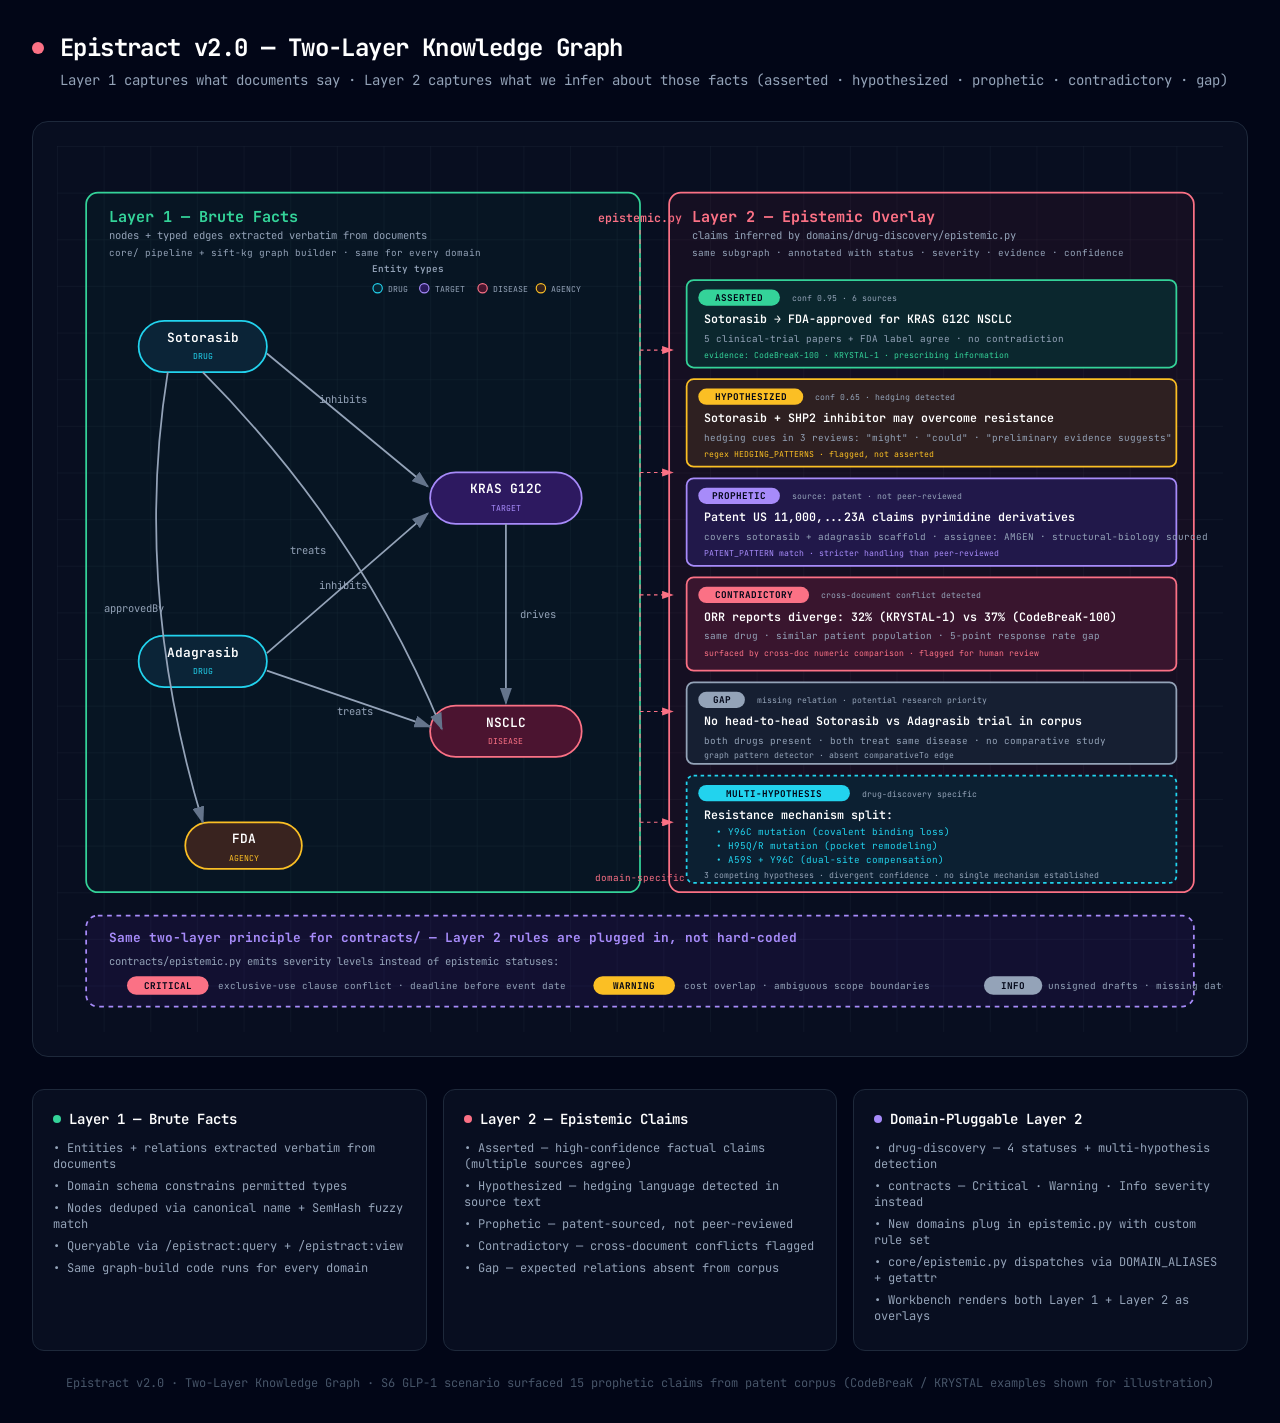
<file: docs/diagrams/v2/two-layer-kg.html>
<!DOCTYPE html>
<html lang="en">
<head>
  <meta charset="UTF-8">
  <meta name="viewport" content="width=device-width, initial-scale=1.0">
  <title>Epistract v2.0 Two-Layer Knowledge Graph</title>
  <link href="https://fonts.googleapis.com/css2?family=JetBrains+Mono:wght@400;500;600;700&display=swap" rel="stylesheet">
  <style>
    * { margin: 0; padding: 0; box-sizing: border-box; }
    body { font-family: 'JetBrains Mono', monospace; background: #020617; min-height: 100vh; padding: 2rem; color: white; }
    .container { max-width: 1280px; margin: 0 auto; }
    .header { margin-bottom: 2rem; }
    .header-row { display: flex; align-items: center; gap: 1rem; margin-bottom: 0.5rem; }
    .pulse-dot { width: 12px; height: 12px; background: #fb7185; border-radius: 50%; animation: pulse 2s infinite; }
    @keyframes pulse { 0%, 100% { opacity: 1; } 50% { opacity: 0.5; } }
    h1 { font-size: 1.5rem; font-weight: 700; letter-spacing: -0.025em; }
    .subtitle { color: #94a3b8; font-size: 0.875rem; margin-left: 1.75rem; }
    .diagram-container { background: rgba(15, 23, 42, 0.5); border-radius: 1rem; border: 1px solid #1e293b; padding: 1.5rem; overflow-x: auto; }
    svg { width: 100%; min-width: 980px; display: block; }
    .cards { display: grid; grid-template-columns: repeat(auto-fit, minmax(300px, 1fr)); gap: 1rem; margin-top: 2rem; }
    .card { background: rgba(15, 23, 42, 0.5); border-radius: 0.75rem; border: 1px solid #1e293b; padding: 1.25rem; }
    .card-header { display: flex; align-items: center; gap: 0.5rem; margin-bottom: 0.75rem; }
    .card-dot { width: 8px; height: 8px; border-radius: 50%; }
    .card-dot.cyan { background: #22d3ee; }
    .card-dot.emerald { background: #34d399; }
    .card-dot.violet { background: #a78bfa; }
    .card-dot.amber { background: #fbbf24; }
    .card-dot.rose { background: #fb7185; }
    .card h3 { font-size: 0.875rem; font-weight: 600; }
    .card ul { list-style: none; color: #94a3b8; font-size: 0.75rem; }
    .card li { margin-bottom: 0.375rem; }
    .footer { text-align: center; margin-top: 1.5rem; color: #475569; font-size: 0.75rem; }
  </style>
</head>
<body>
  <div class="container">
    <div class="header">
      <div class="header-row">
        <div class="pulse-dot"></div>
        <h1>Epistract v2.0 — Two-Layer Knowledge Graph</h1>
      </div>
      <p class="subtitle">Layer 1 captures what documents say · Layer 2 captures what we infer about those facts (asserted · hypothesized · prophetic · contradictory · gap)</p>
    </div>

    <div class="diagram-container">
      <svg viewBox="0 0 1000 760">
        <defs>
          <marker id="ah" markerWidth="10" markerHeight="7" refX="9" refY="3.5" orient="auto">
            <polygon points="0 0, 10 3.5, 0 7" fill="#64748b" />
          </marker>
          <marker id="ah-em" markerWidth="10" markerHeight="7" refX="9" refY="3.5" orient="auto">
            <polygon points="0 0, 10 3.5, 0 7" fill="#34d399" />
          </marker>
          <marker id="ah-vi" markerWidth="10" markerHeight="7" refX="9" refY="3.5" orient="auto">
            <polygon points="0 0, 10 3.5, 0 7" fill="#a78bfa" />
          </marker>
          <marker id="ah-rs" markerWidth="10" markerHeight="7" refX="9" refY="3.5" orient="auto">
            <polygon points="0 0, 10 3.5, 0 7" fill="#fb7185" />
          </marker>
          <pattern id="grid" width="40" height="40" patternUnits="userSpaceOnUse">
            <path d="M 40 0 L 0 0 0 40" fill="none" stroke="#1e293b" stroke-width="0.5"/>
          </pattern>
        </defs>

        <rect width="100%" height="100%" fill="url(#grid)" />

        <!-- Layer 1 panel (left) -->
        <rect x="25" y="40" width="475" height="600" rx="10" fill="rgba(6, 78, 59, 0.12)" stroke="#34d399" stroke-width="1.5"/>
        <text x="45" y="65" fill="#34d399" font-size="13" font-weight="700">Layer 1 — Brute Facts</text>
        <text x="45" y="80" fill="#94a3b8" font-size="9">nodes + typed edges extracted verbatim from documents</text>
        <text x="45" y="94" fill="#94a3b8" font-size="8">core/ pipeline + sift-kg graph builder · same for every domain</text>

        <!-- Mini subgraph: KRAS G12C NSCLC (drug-discovery example) -->
        <!-- Nodes -->
        <!-- Sotorasib (DRUG = cyan) -->
        <rect x="70" y="150" width="110" height="44" rx="22" fill="#0f172a"/>
        <rect x="70" y="150" width="110" height="44" rx="22" fill="rgba(8, 51, 68, 0.5)" stroke="#22d3ee" stroke-width="1.5"/>
        <text x="125" y="168" fill="white" font-size="11" font-weight="600" text-anchor="middle">Sotorasib</text>
        <text x="125" y="183" fill="#22d3ee" font-size="7" text-anchor="middle">DRUG</text>

        <!-- Adagrasib (DRUG = cyan) -->
        <rect x="70" y="420" width="110" height="44" rx="22" fill="#0f172a"/>
        <rect x="70" y="420" width="110" height="44" rx="22" fill="rgba(8, 51, 68, 0.5)" stroke="#22d3ee" stroke-width="1.5"/>
        <text x="125" y="438" fill="white" font-size="11" font-weight="600" text-anchor="middle">Adagrasib</text>
        <text x="125" y="453" fill="#22d3ee" font-size="7" text-anchor="middle">DRUG</text>

        <!-- KRAS G12C (TARGET = violet) -->
        <rect x="320" y="280" width="130" height="44" rx="22" fill="#0f172a"/>
        <rect x="320" y="280" width="130" height="44" rx="22" fill="rgba(76, 29, 149, 0.5)" stroke="#a78bfa" stroke-width="1.5"/>
        <text x="385" y="298" fill="white" font-size="11" font-weight="600" text-anchor="middle">KRAS G12C</text>
        <text x="385" y="313" fill="#a78bfa" font-size="7" text-anchor="middle">TARGET</text>

        <!-- NSCLC (DISEASE = rose) -->
        <rect x="320" y="480" width="130" height="44" rx="22" fill="#0f172a"/>
        <rect x="320" y="480" width="130" height="44" rx="22" fill="rgba(136, 19, 55, 0.5)" stroke="#fb7185" stroke-width="1.5"/>
        <text x="385" y="498" fill="white" font-size="11" font-weight="600" text-anchor="middle">NSCLC</text>
        <text x="385" y="513" fill="#fb7185" font-size="7" text-anchor="middle">DISEASE</text>

        <!-- FDA (AGENCY = amber) -->
        <rect x="110" y="580" width="100" height="40" rx="20" fill="#0f172a"/>
        <rect x="110" y="580" width="100" height="40" rx="20" fill="rgba(120, 53, 15, 0.4)" stroke="#fbbf24" stroke-width="1.5"/>
        <text x="160" y="598" fill="white" font-size="11" font-weight="600" text-anchor="middle">FDA</text>
        <text x="160" y="613" fill="#fbbf24" font-size="7" text-anchor="middle">AGENCY</text>

        <!-- Edges -->
        <!-- Sotorasib → KRAS G12C (inhibits) -->
        <line x1="180" y1="178" x2="318" y2="292" stroke="#94a3b8" stroke-width="1.5" marker-end="url(#ah)"/>
        <text x="225" y="220" fill="#94a3b8" font-size="9">inhibits</text>

        <!-- Adagrasib → KRAS G12C (inhibits) -->
        <line x1="180" y1="435" x2="318" y2="315" stroke="#94a3b8" stroke-width="1.5" marker-end="url(#ah)"/>
        <text x="225" y="380" fill="#94a3b8" font-size="9">inhibits</text>

        <!-- KRAS G12C → NSCLC (drives) -->
        <line x1="385" y1="324" x2="385" y2="478" stroke="#94a3b8" stroke-width="1.5" marker-end="url(#ah)"/>
        <text x="397" y="405" fill="#94a3b8" font-size="9">drives</text>

        <!-- Sotorasib → NSCLC (treats, curved) -->
        <path d="M 125 194 Q 260 330 330 500" fill="none" stroke="#94a3b8" stroke-width="1.5" marker-end="url(#ah)"/>
        <text x="200" y="350" fill="#94a3b8" font-size="9">treats</text>

        <!-- Adagrasib → NSCLC (treats) -->
        <line x1="180" y1="450" x2="320" y2="498" stroke="#94a3b8" stroke-width="1.5" marker-end="url(#ah)"/>
        <text x="240" y="488" fill="#94a3b8" font-size="9">treats</text>

        <!-- Sotorasib → FDA (approvedBy) -->
        <path d="M 95 194 Q 65 380 125 580" fill="none" stroke="#94a3b8" stroke-width="1.5" marker-end="url(#ah)"/>
        <text x="40" y="400" fill="#94a3b8" font-size="9">approvedBy</text>

        <!-- Legend for entity types within panel -->
        <text x="270" y="108" fill="#94a3b8" font-size="8" font-weight="600">Entity types</text>
        <circle cx="275" cy="122" r="4" fill="rgba(8, 51, 68, 0.5)" stroke="#22d3ee" stroke-width="1"/>
        <text x="284" y="125" fill="#94a3b8" font-size="7">DRUG</text>
        <circle cx="315" cy="122" r="4" fill="rgba(76, 29, 149, 0.5)" stroke="#a78bfa" stroke-width="1"/>
        <text x="324" y="125" fill="#94a3b8" font-size="7">TARGET</text>
        <circle cx="365" cy="122" r="4" fill="rgba(136, 19, 55, 0.5)" stroke="#fb7185" stroke-width="1"/>
        <text x="374" y="125" fill="#94a3b8" font-size="7">DISEASE</text>
        <circle cx="415" cy="122" r="4" fill="rgba(120, 53, 15, 0.4)" stroke="#fbbf24" stroke-width="1"/>
        <text x="424" y="125" fill="#94a3b8" font-size="7">AGENCY</text>

        <!-- Middle connector -->
        <text x="500" y="65" fill="#fb7185" font-size="10" font-weight="600" text-anchor="middle">epistemic.py</text>
        <line x1="500" y1="72" x2="500" y2="610" stroke="#fb7185" stroke-width="1" stroke-dasharray="4,4"/>
        <text x="500" y="630" fill="#fb7185" font-size="8" text-anchor="middle">domain-specific</text>

        <!-- Multiple rose arrows crossing from Layer 1 to Layer 2 -->
        <line x1="500" y1="175" x2="528" y2="175" stroke="#fb7185" stroke-width="1" stroke-dasharray="3,3" marker-end="url(#ah-rs)"/>
        <line x1="500" y1="280" x2="528" y2="280" stroke="#fb7185" stroke-width="1" stroke-dasharray="3,3" marker-end="url(#ah-rs)"/>
        <line x1="500" y1="385" x2="528" y2="385" stroke="#fb7185" stroke-width="1" stroke-dasharray="3,3" marker-end="url(#ah-rs)"/>
        <line x1="500" y1="485" x2="528" y2="485" stroke="#fb7185" stroke-width="1" stroke-dasharray="3,3" marker-end="url(#ah-rs)"/>
        <line x1="500" y1="580" x2="528" y2="580" stroke="#fb7185" stroke-width="1" stroke-dasharray="3,3" marker-end="url(#ah-rs)"/>

        <!-- Layer 2 panel (right) -->
        <rect x="525" y="40" width="450" height="600" rx="10" fill="rgba(136, 19, 55, 0.10)" stroke="#fb7185" stroke-width="1.5"/>
        <text x="545" y="65" fill="#fb7185" font-size="13" font-weight="700">Layer 2 — Epistemic Overlay</text>
        <text x="545" y="80" fill="#94a3b8" font-size="9">claims inferred by domains/drug-discovery/epistemic.py</text>
        <text x="545" y="94" fill="#94a3b8" font-size="8">same subgraph · annotated with status · severity · evidence · confidence</text>

        <!-- Claim 1: asserted -->
        <rect x="540" y="115" width="420" height="75" rx="6" fill="#0f172a"/>
        <rect x="540" y="115" width="420" height="75" rx="6" fill="rgba(6, 78, 59, 0.3)" stroke="#34d399" stroke-width="1.5"/>
        <rect x="550" y="123" width="70" height="14" rx="7" fill="#34d399"/>
        <text x="585" y="133" fill="#020617" font-size="8" font-weight="700" text-anchor="middle">ASSERTED</text>
        <text x="630" y="133" fill="#94a3b8" font-size="7">conf 0.95 · 6 sources</text>
        <text x="555" y="152" fill="white" font-size="10" font-weight="600">Sotorasib → FDA-approved for KRAS G12C NSCLC</text>
        <text x="555" y="168" fill="#94a3b8" font-size="8">5 clinical-trial papers + FDA label agree · no contradiction</text>
        <text x="555" y="182" fill="#34d399" font-size="7">evidence: CodeBreaK-100 · KRYSTAL-1 · prescribing information</text>

        <!-- Claim 2: hypothesized -->
        <rect x="540" y="200" width="420" height="75" rx="6" fill="#0f172a"/>
        <rect x="540" y="200" width="420" height="75" rx="6" fill="rgba(120, 53, 15, 0.3)" stroke="#fbbf24" stroke-width="1.5"/>
        <rect x="550" y="208" width="90" height="14" rx="7" fill="#fbbf24"/>
        <text x="595" y="218" fill="#020617" font-size="8" font-weight="700" text-anchor="middle">HYPOTHESIZED</text>
        <text x="650" y="218" fill="#94a3b8" font-size="7">conf 0.65 · hedging detected</text>
        <text x="555" y="237" fill="white" font-size="10" font-weight="600">Sotorasib + SHP2 inhibitor may overcome resistance</text>
        <text x="555" y="253" fill="#94a3b8" font-size="8">hedging cues in 3 reviews: "might" · "could" · "preliminary evidence suggests"</text>
        <text x="555" y="267" fill="#fbbf24" font-size="7">regex HEDGING_PATTERNS · flagged, not asserted</text>

        <!-- Claim 3: prophetic -->
        <rect x="540" y="285" width="420" height="75" rx="6" fill="#0f172a"/>
        <rect x="540" y="285" width="420" height="75" rx="6" fill="rgba(76, 29, 149, 0.3)" stroke="#a78bfa" stroke-width="1.5"/>
        <rect x="550" y="293" width="70" height="14" rx="7" fill="#a78bfa"/>
        <text x="585" y="303" fill="#020617" font-size="8" font-weight="700" text-anchor="middle">PROPHETIC</text>
        <text x="630" y="303" fill="#94a3b8" font-size="7">source: patent · not peer-reviewed</text>
        <text x="555" y="322" fill="white" font-size="10" font-weight="600">Patent US 11,000,...23A claims pyrimidine derivatives</text>
        <text x="555" y="338" fill="#94a3b8" font-size="8">covers sotorasib + adagrasib scaffold · assignee: AMGEN · structural-biology sourced</text>
        <text x="555" y="352" fill="#a78bfa" font-size="7">PATENT_PATTERN match · stricter handling than peer-reviewed</text>

        <!-- Claim 4: contradictory -->
        <rect x="540" y="370" width="420" height="80" rx="6" fill="#0f172a"/>
        <rect x="540" y="370" width="420" height="80" rx="6" fill="rgba(136, 19, 55, 0.35)" stroke="#fb7185" stroke-width="1.5"/>
        <rect x="550" y="378" width="95" height="14" rx="7" fill="#fb7185"/>
        <text x="598" y="388" fill="#020617" font-size="8" font-weight="700" text-anchor="middle">CONTRADICTORY</text>
        <text x="655" y="388" fill="#94a3b8" font-size="7">cross-document conflict detected</text>
        <text x="555" y="407" fill="white" font-size="10" font-weight="600">ORR reports diverge: 32% (KRYSTAL-1) vs 37% (CodeBreaK-100)</text>
        <text x="555" y="423" fill="#94a3b8" font-size="8">same drug · similar patient population · 5-point response rate gap</text>
        <text x="555" y="437" fill="#fb7185" font-size="7">surfaced by cross-doc numeric comparison · flagged for human review</text>

        <!-- Claim 5: gap -->
        <rect x="540" y="460" width="420" height="70" rx="6" fill="#0f172a"/>
        <rect x="540" y="460" width="420" height="70" rx="6" fill="rgba(30, 41, 59, 0.5)" stroke="#94a3b8" stroke-width="1.5"/>
        <rect x="550" y="468" width="40" height="14" rx="7" fill="#94a3b8"/>
        <text x="570" y="478" fill="#020617" font-size="8" font-weight="700" text-anchor="middle">GAP</text>
        <text x="600" y="478" fill="#94a3b8" font-size="7">missing relation · potential research priority</text>
        <text x="555" y="497" fill="white" font-size="10" font-weight="600">No head-to-head Sotorasib vs Adagrasib trial in corpus</text>
        <text x="555" y="513" fill="#94a3b8" font-size="8">both drugs present · both treat same disease · no comparative study</text>
        <text x="555" y="525" fill="#94a3b8" font-size="7">graph pattern detector · absent comparativeTo edge</text>

        <!-- Claim 6: multi-hypothesis (drug-discovery specific) -->
        <rect x="540" y="540" width="420" height="92" rx="6" fill="#0f172a"/>
        <rect x="540" y="540" width="420" height="92" rx="6" fill="rgba(8, 51, 68, 0.35)" stroke="#22d3ee" stroke-width="1.5" stroke-dasharray="3,3"/>
        <rect x="550" y="548" width="130" height="14" rx="7" fill="#22d3ee"/>
        <text x="615" y="558" fill="#020617" font-size="8" font-weight="700" text-anchor="middle">MULTI-HYPOTHESIS</text>
        <text x="690" y="558" fill="#94a3b8" font-size="7">drug-discovery specific</text>
        <text x="555" y="577" fill="white" font-size="10" font-weight="600">Resistance mechanism split:</text>
        <text x="565" y="591" fill="#22d3ee" font-size="8">• Y96C mutation (covalent binding loss)</text>
        <text x="565" y="603" fill="#22d3ee" font-size="8">• H95Q/R mutation (pocket remodeling)</text>
        <text x="565" y="615" fill="#22d3ee" font-size="8">• A59S + Y96C (dual-site compensation)</text>
        <text x="555" y="628" fill="#94a3b8" font-size="7">3 competing hypotheses · divergent confidence · no single mechanism established</text>

        <!-- Bottom: contracts cross-reference -->
        <rect x="25" y="660" width="950" height="78" rx="10" fill="rgba(76, 29, 149, 0.15)" stroke="#a78bfa" stroke-width="1.5" stroke-dasharray="4,4"/>
        <text x="45" y="683" fill="#a78bfa" font-size="11" font-weight="700">Same two-layer principle for contracts/ — Layer 2 rules are plugged in, not hard-coded</text>
        <text x="45" y="702" fill="#94a3b8" font-size="9">contracts/epistemic.py emits severity levels instead of epistemic statuses:</text>
        <rect x="60" y="712" width="70" height="16" rx="8" fill="#fb7185"/>
        <text x="95" y="723" fill="#020617" font-size="8" font-weight="700" text-anchor="middle">CRITICAL</text>
        <text x="138" y="723" fill="#94a3b8" font-size="8">exclusive-use clause conflict · deadline before event date</text>
        <rect x="460" y="712" width="70" height="16" rx="8" fill="#fbbf24"/>
        <text x="495" y="723" fill="#020617" font-size="8" font-weight="700" text-anchor="middle">WARNING</text>
        <text x="538" y="723" fill="#94a3b8" font-size="8">cost overlap · ambiguous scope boundaries</text>
        <rect x="795" y="712" width="50" height="16" rx="8" fill="#94a3b8"/>
        <text x="820" y="723" fill="#020617" font-size="8" font-weight="700" text-anchor="middle">INFO</text>
        <text x="850" y="723" fill="#94a3b8" font-size="8">unsigned drafts · missing dates</text>
      </svg>
    </div>

    <div class="cards">
      <div class="card">
        <div class="card-header">
          <div class="card-dot emerald"></div>
          <h3>Layer 1 — Brute Facts</h3>
        </div>
        <ul>
          <li>• Entities + relations extracted verbatim from documents</li>
          <li>• Domain schema constrains permitted types</li>
          <li>• Nodes deduped via canonical name + SemHash fuzzy match</li>
          <li>• Queryable via /epistract:query + /epistract:view</li>
          <li>• Same graph-build code runs for every domain</li>
        </ul>
      </div>

      <div class="card">
        <div class="card-header">
          <div class="card-dot rose"></div>
          <h3>Layer 2 — Epistemic Claims</h3>
        </div>
        <ul>
          <li>• Asserted — high-confidence factual claims (multiple sources agree)</li>
          <li>• Hypothesized — hedging language detected in source text</li>
          <li>• Prophetic — patent-sourced, not peer-reviewed</li>
          <li>• Contradictory — cross-document conflicts flagged</li>
          <li>• Gap — expected relations absent from corpus</li>
        </ul>
      </div>

      <div class="card">
        <div class="card-header">
          <div class="card-dot violet"></div>
          <h3>Domain-Pluggable Layer 2</h3>
        </div>
        <ul>
          <li>• drug-discovery — 4 statuses + multi-hypothesis detection</li>
          <li>• contracts — Critical · Warning · Info severity instead</li>
          <li>• New domains plug in epistemic.py with custom rule set</li>
          <li>• core/epistemic.py dispatches via DOMAIN_ALIASES + getattr</li>
          <li>• Workbench renders both Layer 1 + Layer 2 as overlays</li>
        </ul>
      </div>
    </div>

    <p class="footer">Epistract v2.0 · Two-Layer Knowledge Graph · S6 GLP-1 scenario surfaced 15 prophetic claims from patent corpus (CodeBreaK / KRYSTAL examples shown for illustration)</p>
  </div>
</body>
</html>
</file>
